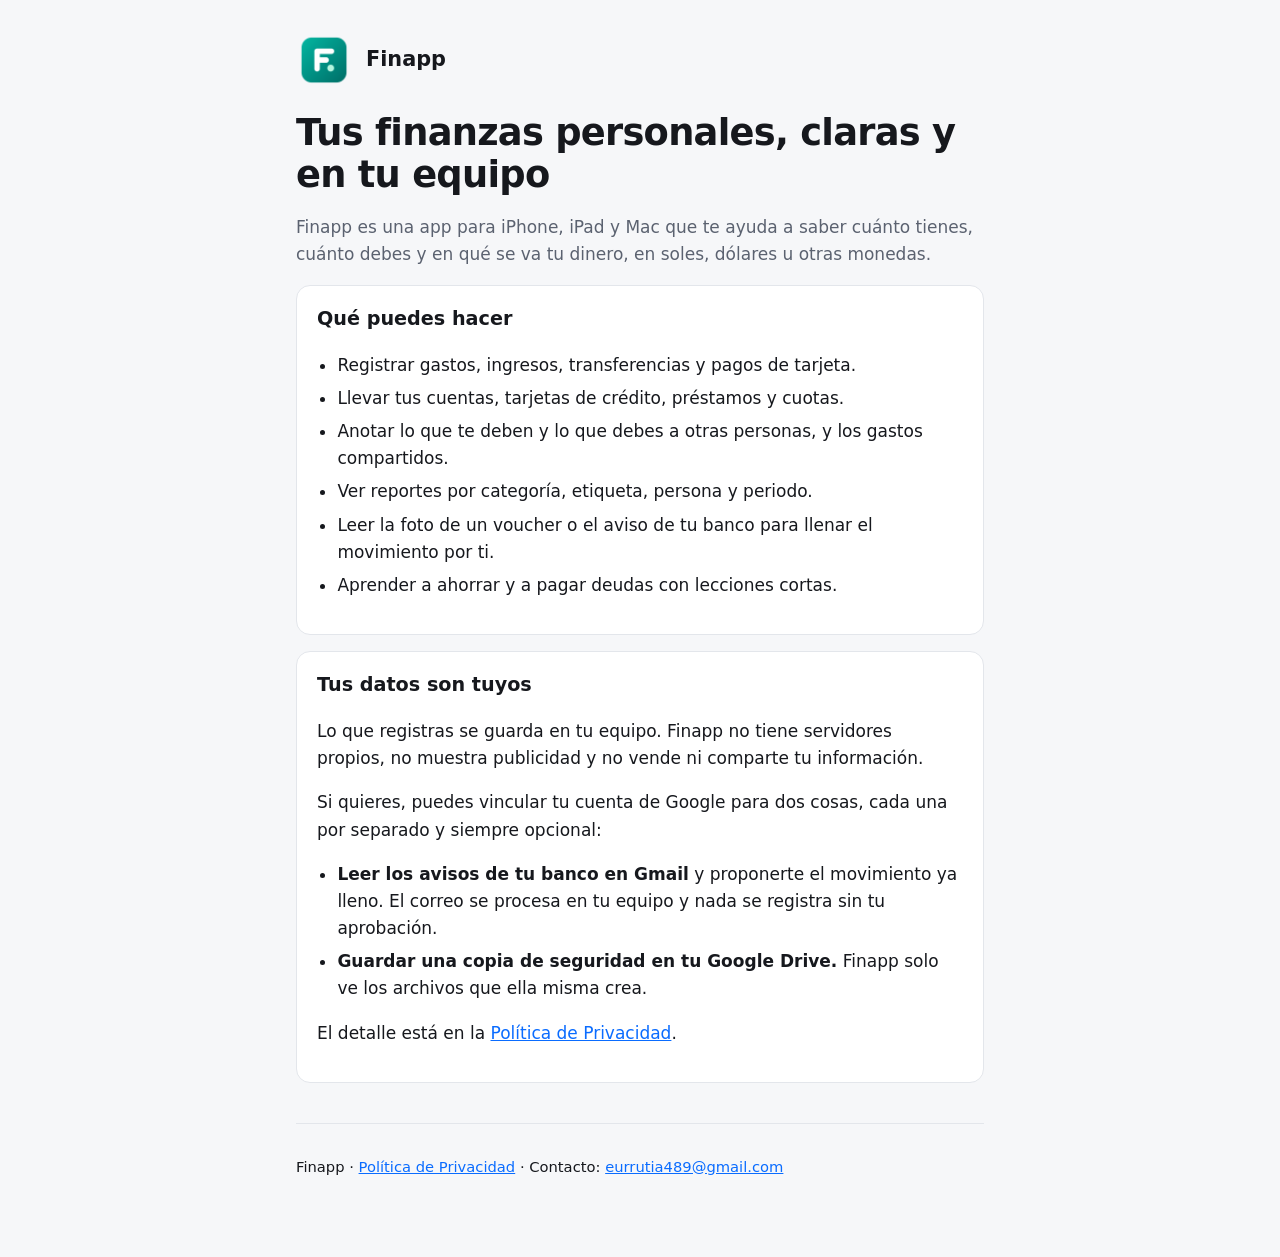
<file: index.html>
<!doctype html>
<html lang="es">
<head>
<meta charset="utf-8">
<meta name="viewport" content="width=device-width, initial-scale=1">
<title>Finapp: tus finanzas personales, en tu equipo</title>
<meta name="description" content="Finapp es una app de finanzas personales para iPhone, iPad y Mac. Tus datos se guardan en tu equipo.">
<link rel="icon" href="logo.png">
<link rel="stylesheet" href="estilo.css">
</head>
<body>
<main>
  <header>
    <img src="logo.png" alt="Logo de Finapp">
    <a href="./">Finapp</a>
  </header>

  <h1>Tus finanzas personales, claras y en tu equipo</h1>
  <p class="suave">Finapp es una app para iPhone, iPad y Mac que te ayuda a saber cuánto tienes, cuánto debes y en qué se va tu dinero, en soles, dólares u otras monedas.</p>

  <div class="tarjeta">
    <h2 style="margin-top:0">Qué puedes hacer</h2>
    <ul>
      <li>Registrar gastos, ingresos, transferencias y pagos de tarjeta.</li>
      <li>Llevar tus cuentas, tarjetas de crédito, préstamos y cuotas.</li>
      <li>Anotar lo que te deben y lo que debes a otras personas, y los gastos compartidos.</li>
      <li>Ver reportes por categoría, etiqueta, persona y periodo.</li>
      <li>Leer la foto de un voucher o el aviso de tu banco para llenar el movimiento por ti.</li>
      <li>Aprender a ahorrar y a pagar deudas con lecciones cortas.</li>
    </ul>
  </div>

  <div class="tarjeta">
    <h2 style="margin-top:0">Tus datos son tuyos</h2>
    <p>Lo que registras se guarda en tu equipo. Finapp no tiene servidores propios, no muestra publicidad y no vende ni comparte tu información.</p>
    <p>Si quieres, puedes vincular tu cuenta de Google para dos cosas, cada una por separado y siempre opcional:</p>
    <ul>
      <li><strong>Leer los avisos de tu banco en Gmail</strong> y proponerte el movimiento ya lleno. El correo se procesa en tu equipo y nada se registra sin tu aprobación.</li>
      <li><strong>Guardar una copia de seguridad en tu Google Drive.</strong> Finapp solo ve los archivos que ella misma crea.</li>
    </ul>
    <p>El detalle está en la <a href="privacidad.html">Política de Privacidad</a>.</p>
  </div>

  <footer>
    <p>Finapp · <a href="privacidad.html">Política de Privacidad</a> · Contacto: <a href="mailto:eurrutia489@gmail.com">eurrutia489@gmail.com</a></p>
  </footer>
</main>
</body>
</html>
</file>
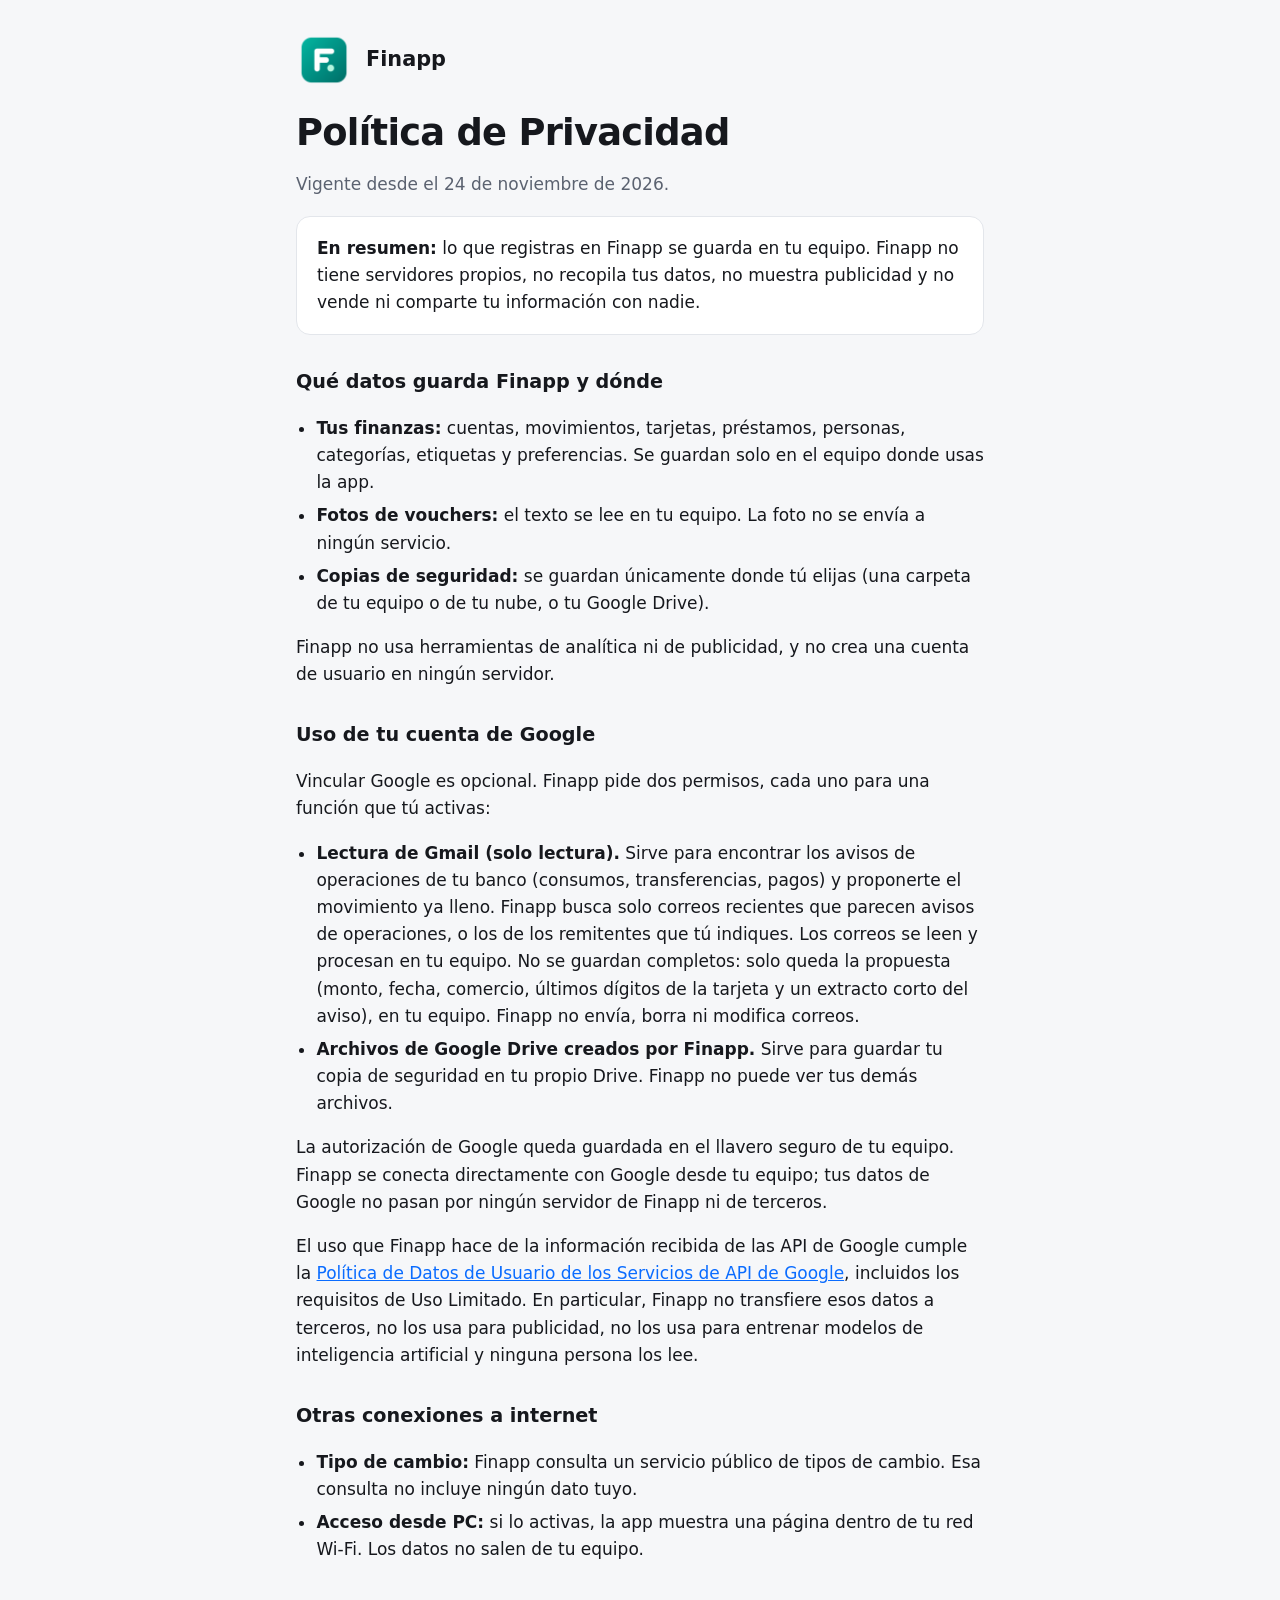
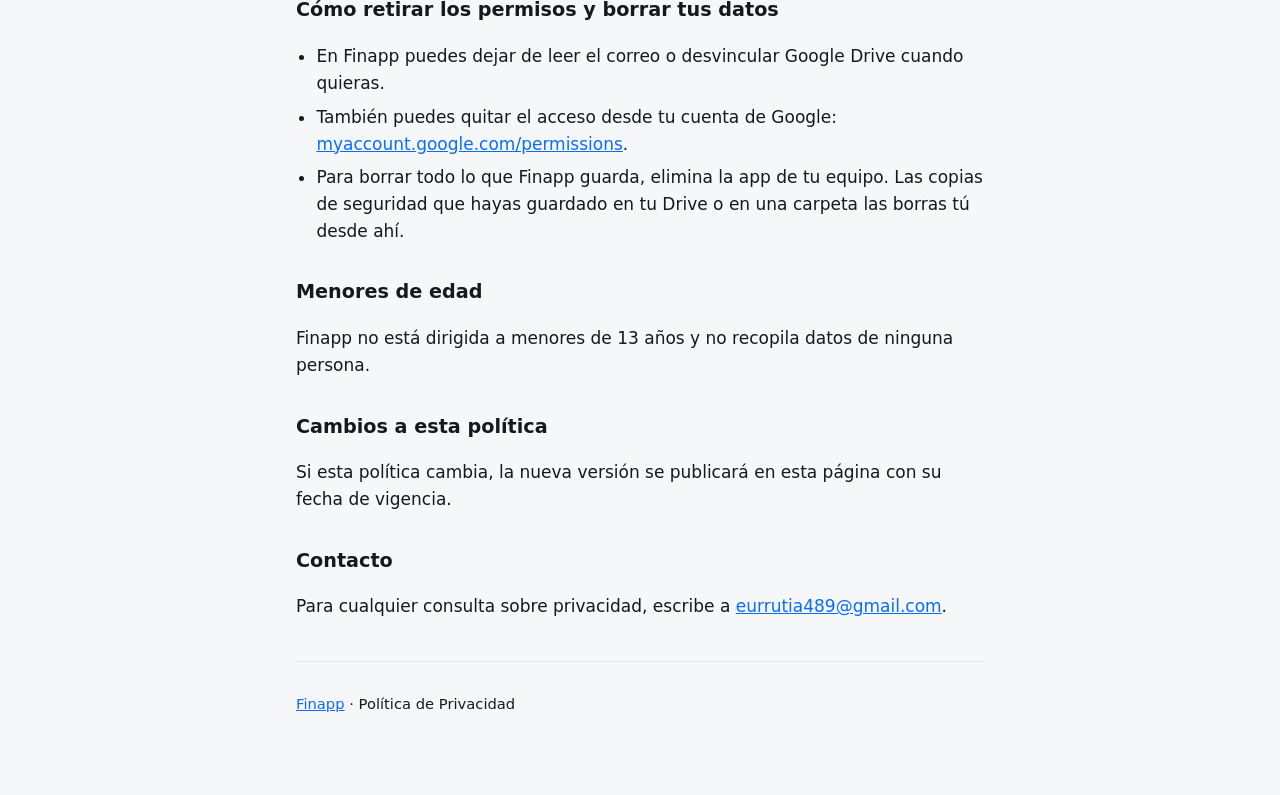
<file: privacidad.html>
<!doctype html>
<html lang="es">
<head>
<meta charset="utf-8">
<meta name="viewport" content="width=device-width, initial-scale=1">
<title>Política de Privacidad de Finapp</title>
<meta name="description" content="Qué datos usa Finapp, dónde se guardan y cómo usa tu cuenta de Google.">
<link rel="icon" href="logo.png">
<link rel="stylesheet" href="estilo.css">
</head>
<body>
<main>
  <header>
    <img src="logo.png" alt="Logo de Finapp">
    <a href="./">Finapp</a>
  </header>

  <h1>Política de Privacidad</h1>
  <p class="suave">Vigente desde el 24 de noviembre de 2026.</p>

  <div class="tarjeta">
    <p style="margin:0"><strong>En resumen:</strong> lo que registras en Finapp se guarda en tu equipo. Finapp no tiene servidores propios, no recopila tus datos, no muestra publicidad y no vende ni comparte tu información con nadie.</p>
  </div>

  <h2>Qué datos guarda Finapp y dónde</h2>
  <ul>
    <li><strong>Tus finanzas:</strong> cuentas, movimientos, tarjetas, préstamos, personas, categorías, etiquetas y preferencias. Se guardan solo en el equipo donde usas la app.</li>
    <li><strong>Fotos de vouchers:</strong> el texto se lee en tu equipo. La foto no se envía a ningún servicio.</li>
    <li><strong>Copias de seguridad:</strong> se guardan únicamente donde tú elijas (una carpeta de tu equipo o de tu nube, o tu Google Drive).</li>
  </ul>
  <p>Finapp no usa herramientas de analítica ni de publicidad, y no crea una cuenta de usuario en ningún servidor.</p>

  <h2>Uso de tu cuenta de Google</h2>
  <p>Vincular Google es opcional. Finapp pide dos permisos, cada uno para una función que tú activas:</p>
  <ul>
    <li><strong>Lectura de Gmail (solo lectura).</strong> Sirve para encontrar los avisos de operaciones de tu banco (consumos, transferencias, pagos) y proponerte el movimiento ya lleno. Finapp busca solo correos recientes que parecen avisos de operaciones, o los de los remitentes que tú indiques. Los correos se leen y procesan en tu equipo. No se guardan completos: solo queda la propuesta (monto, fecha, comercio, últimos dígitos de la tarjeta y un extracto corto del aviso), en tu equipo. Finapp no envía, borra ni modifica correos.</li>
    <li><strong>Archivos de Google Drive creados por Finapp.</strong> Sirve para guardar tu copia de seguridad en tu propio Drive. Finapp no puede ver tus demás archivos.</li>
  </ul>
  <p>La autorización de Google queda guardada en el llavero seguro de tu equipo. Finapp se conecta directamente con Google desde tu equipo; tus datos de Google no pasan por ningún servidor de Finapp ni de terceros.</p>
  <p>El uso que Finapp hace de la información recibida de las API de Google cumple la <a href="https://developers.google.com/terms/api-services-user-data-policy">Política de Datos de Usuario de los Servicios de API de Google</a>, incluidos los requisitos de Uso Limitado. En particular, Finapp no transfiere esos datos a terceros, no los usa para publicidad, no los usa para entrenar modelos de inteligencia artificial y ninguna persona los lee.</p>

  <h2>Otras conexiones a internet</h2>
  <ul>
    <li><strong>Tipo de cambio:</strong> Finapp consulta un servicio público de tipos de cambio. Esa consulta no incluye ningún dato tuyo.</li>
    <li><strong>Acceso desde PC:</strong> si lo activas, la app muestra una página dentro de tu red Wi-Fi. Los datos no salen de tu equipo.</li>
  </ul>

  <h2>Cómo retirar los permisos y borrar tus datos</h2>
  <ul>
    <li>En Finapp puedes dejar de leer el correo o desvincular Google Drive cuando quieras.</li>
    <li>También puedes quitar el acceso desde tu cuenta de Google: <a href="https://myaccount.google.com/permissions">myaccount.google.com/permissions</a>.</li>
    <li>Para borrar todo lo que Finapp guarda, elimina la app de tu equipo. Las copias de seguridad que hayas guardado en tu Drive o en una carpeta las borras tú desde ahí.</li>
  </ul>

  <h2>Menores de edad</h2>
  <p>Finapp no está dirigida a menores de 13 años y no recopila datos de ninguna persona.</p>

  <h2>Cambios a esta política</h2>
  <p>Si esta política cambia, la nueva versión se publicará en esta página con su fecha de vigencia.</p>

  <h2>Contacto</h2>
  <p>Para cualquier consulta sobre privacidad, escribe a <a href="mailto:eurrutia489@gmail.com">eurrutia489@gmail.com</a>.</p>

  <footer>
    <p><a href="./">Finapp</a> · Política de Privacidad</p>
  </footer>
</main>
</body>
</html>
</file>
<file: estilo.css>
:root { --fondo:#f6f7f9; --tarjeta:#ffffff; --texto:#16181d; --suave:#5b6270; --linea:#e3e6eb; --acento:#0a6cff; }
@media (prefers-color-scheme: dark) {
  :root { --fondo:#0f1115; --tarjeta:#181b21; --texto:#eef0f4; --suave:#a0a7b4; --linea:#2a2e37; --acento:#5aa2ff; }
}
* { box-sizing: border-box; }
body { margin:0; background:var(--fondo); color:var(--texto); font:17px/1.6 system-ui,-apple-system,"Segoe UI",sans-serif; }
main { max-width:720px; margin:0 auto; padding:32px 16px 64px; }
header { display:flex; align-items:center; gap:14px; margin-bottom:24px; }
header img { width:56px; height:56px; border-radius:13px; }
header a { color:var(--texto); text-decoration:none; font-weight:700; font-size:1.3rem; }
h1 { font-size:clamp(1.7rem,5vw,2.3rem); line-height:1.15; letter-spacing:-0.02em; margin:0 0 12px; }
h2 { font-size:1.2rem; margin:32px 0 8px; }
p, li { color:var(--texto); }
.suave { color:var(--suave); }
.tarjeta { background:var(--tarjeta); border:1px solid var(--linea); border-radius:14px; padding:18px 20px; margin:16px 0; }
ul { padding-left:1.2em; }
li { margin:6px 0; }
a { color:var(--acento); }
footer { margin-top:40px; padding-top:16px; border-top:1px solid var(--linea); font-size:.92rem; color:var(--suave); }
</file>
